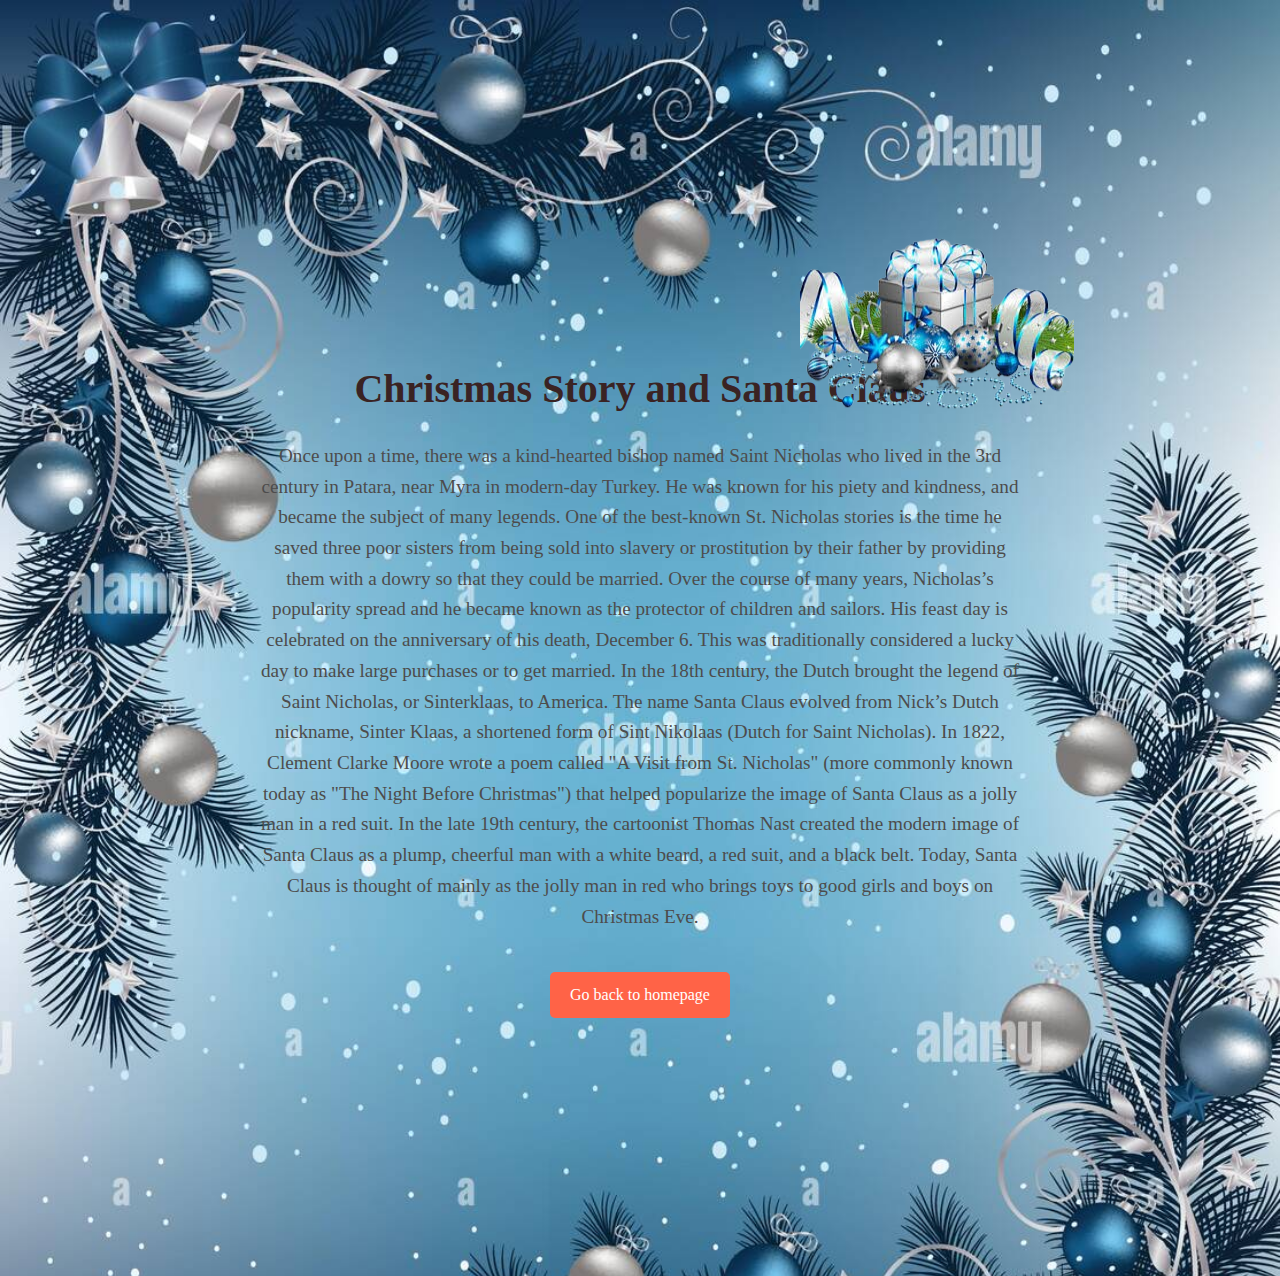
<file: christmas-story.html>
<!DOCTYPE html>
<html lang="en">
<head>
    <meta charset="UTF-8">
    <meta name="viewport" content="width=device-width, initial-scale=1.0">
    <title>Christmas Story</title>
    <link rel = "stylesheet" href = "styles2.css">
</head>
<body>
    <h1>Christmas Story and Santa Claus</h1>
    <p> Once upon a time, there was a kind-hearted bishop 
        named Saint Nicholas who lived in the 3rd century in Patara, 
        near Myra in modern-day Turkey. 
        He was known for his piety and kindness, 
        and became the subject of many legends. 

        One of the best-known St. Nicholas stories
        is the time he saved three poor sisters 
        from being sold into slavery or prostitution 
        by their father by providing 
        them with a dowry so that they could be married.
        Over the course of many years, 
        Nicholas’s popularity spread and he became known as 
        the protector of children and sailors. 
        His feast day is celebrated on the anniversary 
        of his death, December 6. 
        This was traditionally considered a lucky day 
        to make large purchases or to get married.
        In the 18th century, the Dutch brought the legend 
        of Saint Nicholas, or Sinterklaas, to America. 

        The name Santa Claus evolved from Nick’s Dutch nickname, Sinter Klaas, 
        a shortened form of Sint Nikolaas (Dutch for Saint Nicholas). 
        In 1822, Clement Clarke Moore wrote a poem called "A Visit from St. Nicholas" 
        (more commonly known today as "The Night Before Christmas") 
        that helped popularize the image of Santa Claus as a jolly man in a red suit. 
        In the late 19th century, the cartoonist Thomas Nast created the modern 
        image of Santa Claus as a plump, cheerful man with a white beard, a red suit, and a black belt. 

        Today, Santa Claus is thought of mainly as the jolly man in red who 
        brings toys to good girls and boys on Christmas Eve.
    </p>
    <img id = "gift-box" src = "images/gift.png">
    <a href="index.html">Go back to homepage</a>
</body>
</html>
</file>
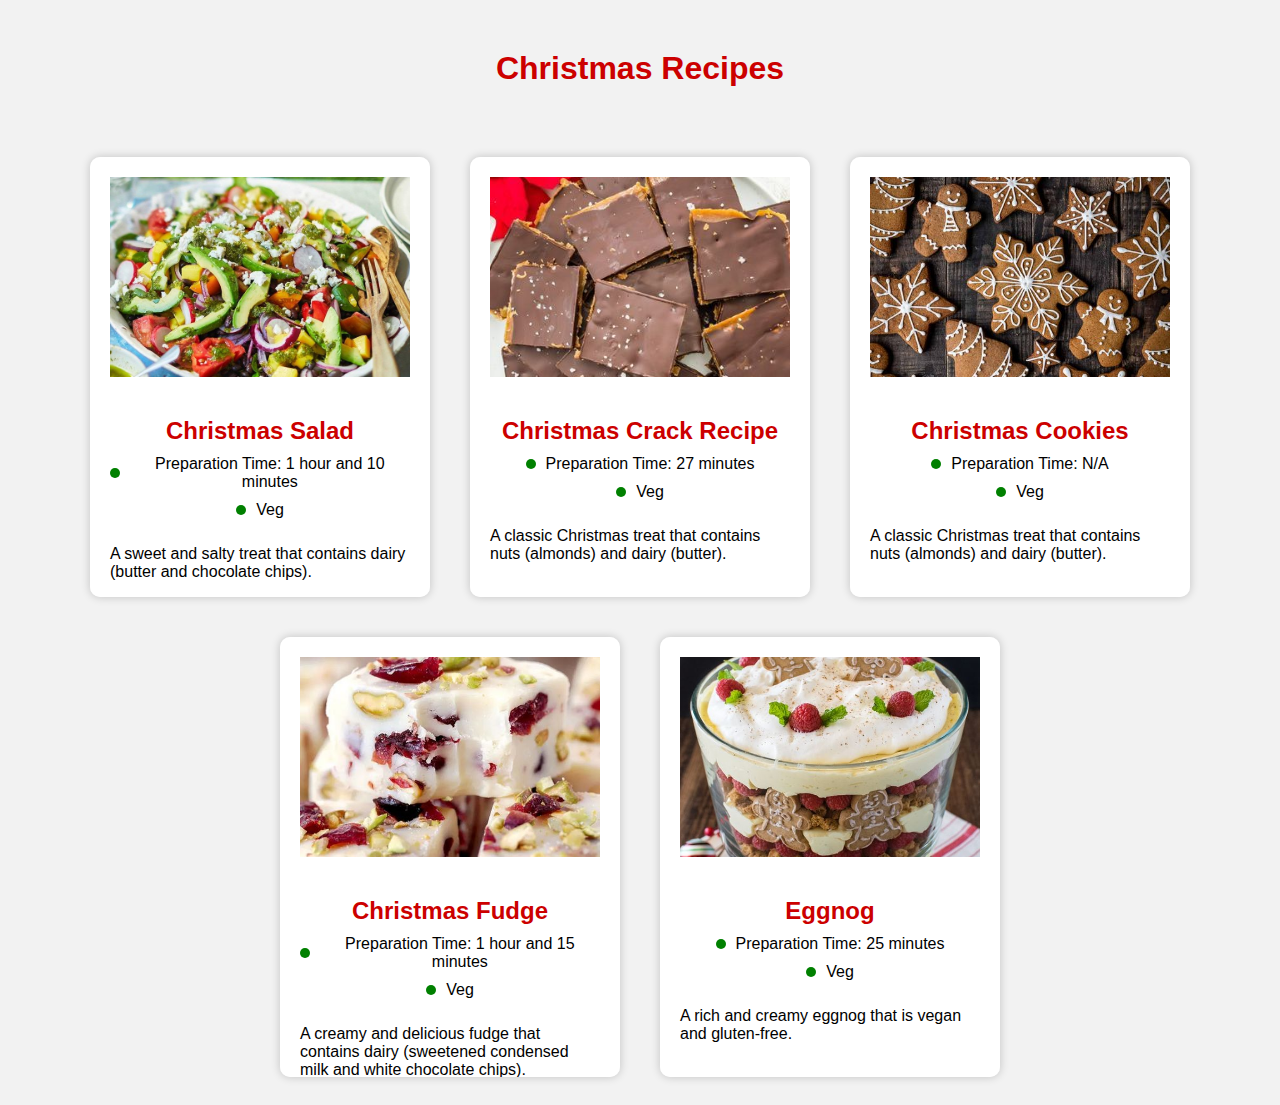
<file: recipes.html>
<!DOCTYPE html>
<html>
<head>
	<title>Christmas Recipes</title>
	<style>
		body {
			background-color: #f2f2f2;
			font-family: Arial, sans-serif;
		}
		h1 {
			text-align: center;
			margin-top: 50px;
			color: #cc0000;
		}
		.container {
			display: flex;
			flex-wrap: wrap;
			justify-content: center;
			margin-top: 50px;
		}
		.card {
			background-color: white;
			box-shadow: 0px 0px 10px rgba(0, 0, 0, 0.2);
			margin: 20px;
			width: 300px;
			height: 400px;
			border-radius: 10px;
			overflow: auto;
			display: flex;
			flex-direction: column;
			align-items: center;
			justify-content: space-between;
			padding: 20px;
		}
		.card img {
			width: 100%;
			height: 200px;
			object-fit: cover;
			margin-bottom: 20px;
		}
		.card h2 {
			font-size: 24px;
			font-weight: bold;
			color: #cc0000;
			margin-bottom: 10px;
			text-align: center;
		}
		.card ul {
			list-style: none;
			margin: 0;
			padding: 0;
			text-align: center;
		}
		.card ul li {
			margin-bottom: 10px;
			display: flex;
			align-items: center;
			justify-content: center;
		}
		.card ul li .dot {
			width: 10px;
			height: 10px;
			border-radius: 50%;
			margin-right: 10px;
		}
		.card ul li .green {
			background-color: green;
		}
		.card ul li .red {
			background-color: red;
		}
	</style>
</head>
<body>
	<h1>Christmas Recipes</h1>
	<div class="container">
		<div class="card">
			<img src="images/salad.jpg" alt="Christmas Salad">
			<h2>Christmas Salad</h2>
			<ul>
				<li><span class="dot green"></span>Preparation Time: 1 hour and 10 minutes</li>
				<li><span class="dot green"></span>Veg</li>
			</ul>
            
            <p>A sweet and salty treat that contains dairy (butter and chocolate chips). </p>
            <h3>Allergen Advice</h3>
            <p>If you have a dairy allergy, you can use a vegan butter substitute 
                and dairy-free chocolate chips.</p>
            <a id = "salad" href = "https://www.simplystacie.net/christmas-salad/">Check out the recipe here!</a>
		</div>
		<div class="card">
			<img src="images/crackers.jpg" alt="Christmas Crack Recipe">
			<h2>Christmas Crack Recipe</h2>
			<ul>
				<li><span class="dot green"></span>Preparation Time: 27 minutes</li>
				<li><span class="dot green"></span>Veg</li>
			</ul>
            
            <p>A classic Christmas treat that contains nuts (almonds) and dairy (butter).</p>
            <h3>Allergen Advice</h3>
            <p>If you have a nut allergy, you can substitute the almonds with sunflower seeds or pumpkin seeds. 
                If you have a dairy allergy, you can use a vegan butter substitute.</p>
            <a id = "salad" href = "https://www.iheartnaptime.net/christmas-crack/">Check out the recipe here!</a>
		</div>
		<div class="card">
			<img src="images/cookies.jpg" alt="Vegan Christmas Cookies">
			<h2>Christmas Cookies</h2>
			<ul>
				<li><span class="dot green"></span>Preparation Time: N/A</li>
				<li><span class="dot green"></span>Veg</li>
			</ul>
            <p>A classic Christmas treat that contains nuts (almonds) and dairy (butter).</p>
            <h3>Allergen Advice</h3>
            <p>If you have a nut allergy, you can substitute the almonds with sunflower seeds or pumpkin seeds. 
                If you have a dairy allergy, you can use a vegan butter substitute.</p>
            <a id = "salad" href = "https://wowitsveggie.com/vegan-christmas-cookies/">Check out the recipe here!</a>
		</div>
		<div class="card">
			<img src="images/fudge.jpg" alt="Christmas Fudge">
			<h2>Christmas Fudge</h2>
			<ul>
				<li><span class="dot green"></span>Preparation Time: 1 hour and 15 minutes</li>
				<li><span class="dot green"></span>Veg</li>
			</ul>
            <p>A creamy and delicious fudge that contains dairy (sweetened condensed milk and white chocolate chips).</p>
            <h3>Allergen Advice</h3>
            <p>If you have a dairy allergy, 
                you can use a vegan sweetened condensed milk substitute and dairy-free white chocolate chips.</p>
            <a id = "salad" href = "https://insanelygoodrecipes.com/christmas-fudge-recipes/">Check out the recipe here!</a>
		</div>
		<div class="card">
			<img src="images/eggnog.jpg" alt="Eggnog">
			<h2>Eggnog</h2>
			<ul>
				<li><span class="dot green"></span>Preparation Time: 25 minutes</li>
				<li><span class="dot green"></span>Veg</li>
			</ul>
            <p>A rich and creamy eggnog that is vegan and gluten-free.</p>
            <h3>Allergen Advice</h3>
            <p>If you have a nut allergy, you can substitute the cashews with sunflower seeds or pumpkin seeds. 
                If you have a coconut allergy, 
                you can use a non-dairy milk substitute such as almond milk or soy milk.</p>
            <a id = "salad" href = "https://www.simplyrecipes.com/recipes/eggnog/">Check out the recipe here!</a>
		</div>
	</div>
</body>
</html>
</file>
<file: styles2.css>
body {
    font-family: 'Merienda One', cursive;
    background: #524545;
    color: #4d4c4c;
    line-height: 1.6;
    margin-top: 80px;
    text-align: center;
    padding: 250px;
    overflow: auto ;
    overflow-x: hidden;
   }
   
   body {
    background-image: url('images/border-1.jpg');
    background-repeat: no-repeat;
    background-size: cover;
 }
 
   h1 {
    font-size: 2.5em;
    color: #3a2323;
    text-align: center;
    margin-bottom: 20px;
   }
   
   p {
    font-size: 1.2em;
    margin-bottom: 20px;
   }
   
   a {
    display: inline-block;
    margin-top: 20px;
    padding: 10px 20px;
    background: #ff6347;
    color: #fff;
    text-decoration: none;
    border-radius: 5px;
    transition: background 0.3s ease;
   }
   
   a:hover {
    background: #ee4b38;
   }

   #gift-box{
    position: absolute;
    top: 50%;
    right: 0;
    left: 800px;
    transform: translateY(-120%);
    max-width: 800px;
    height: auto;
   }
</file>
